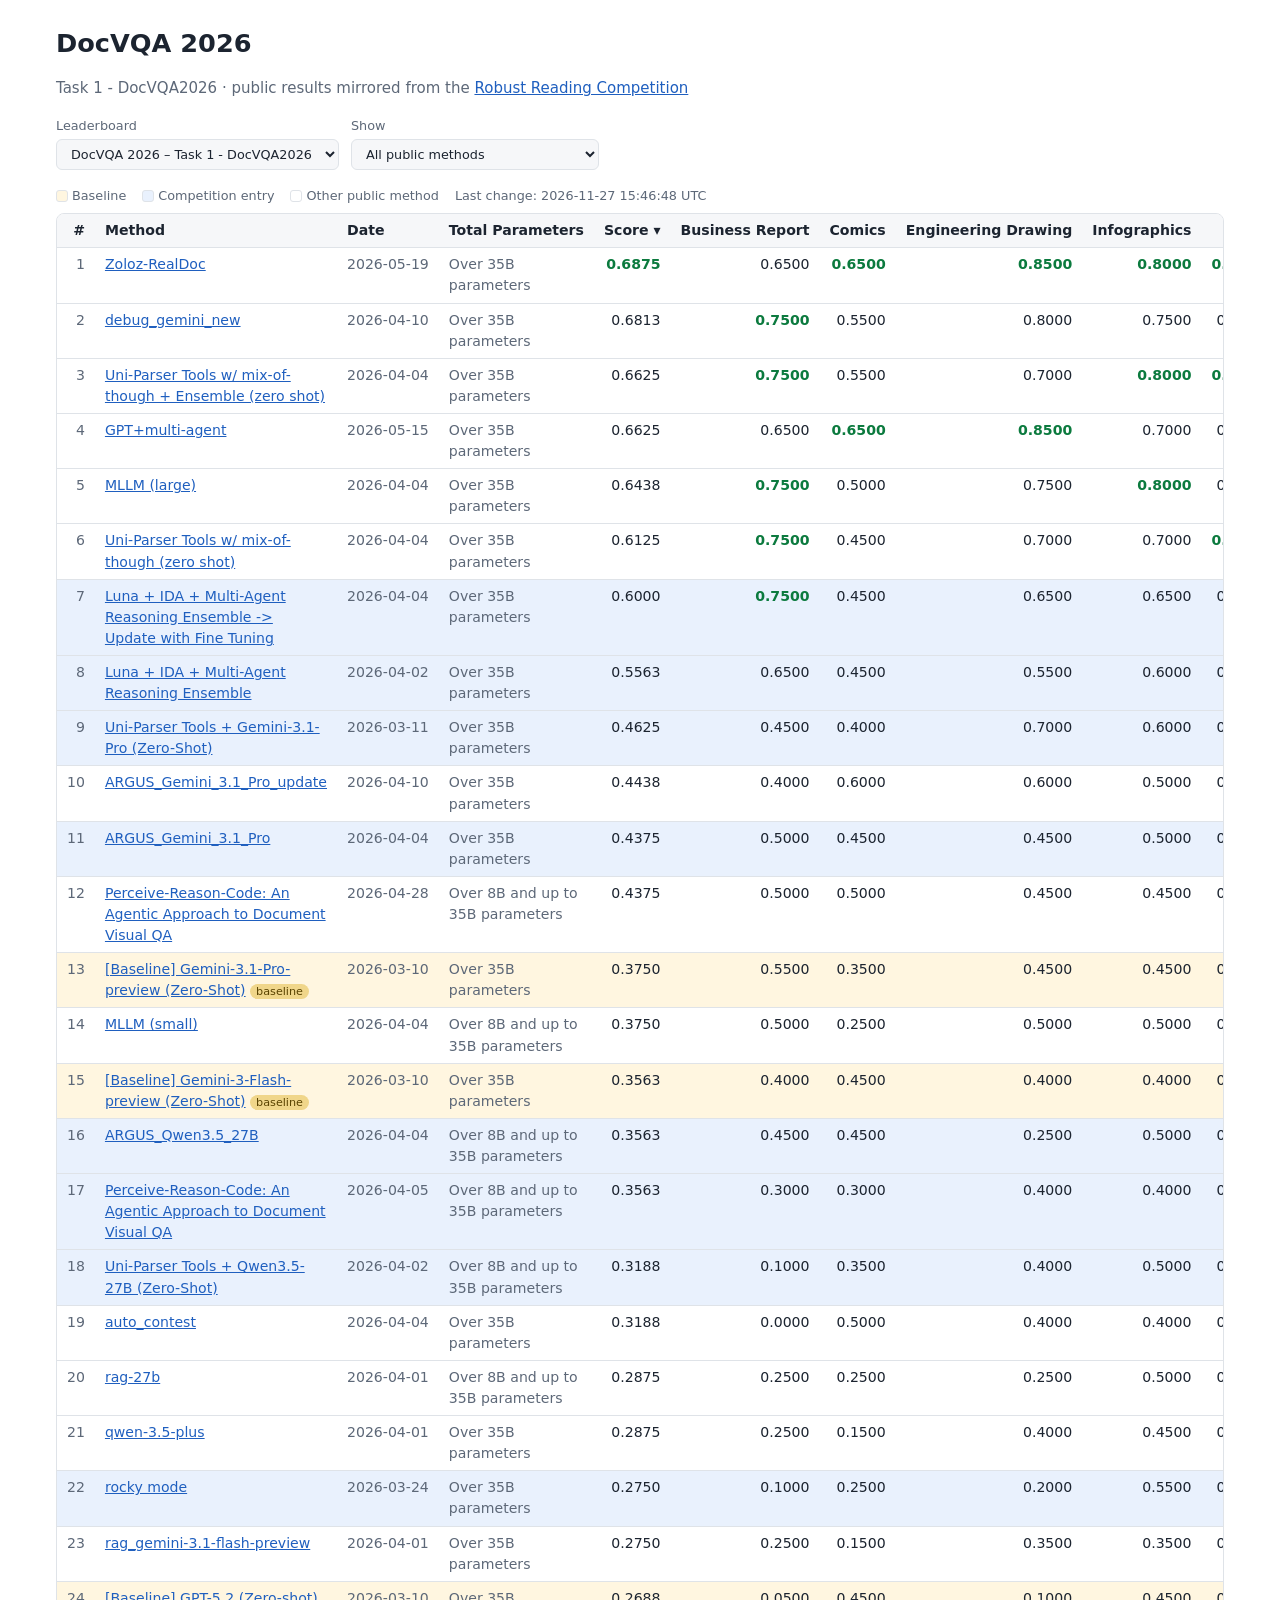
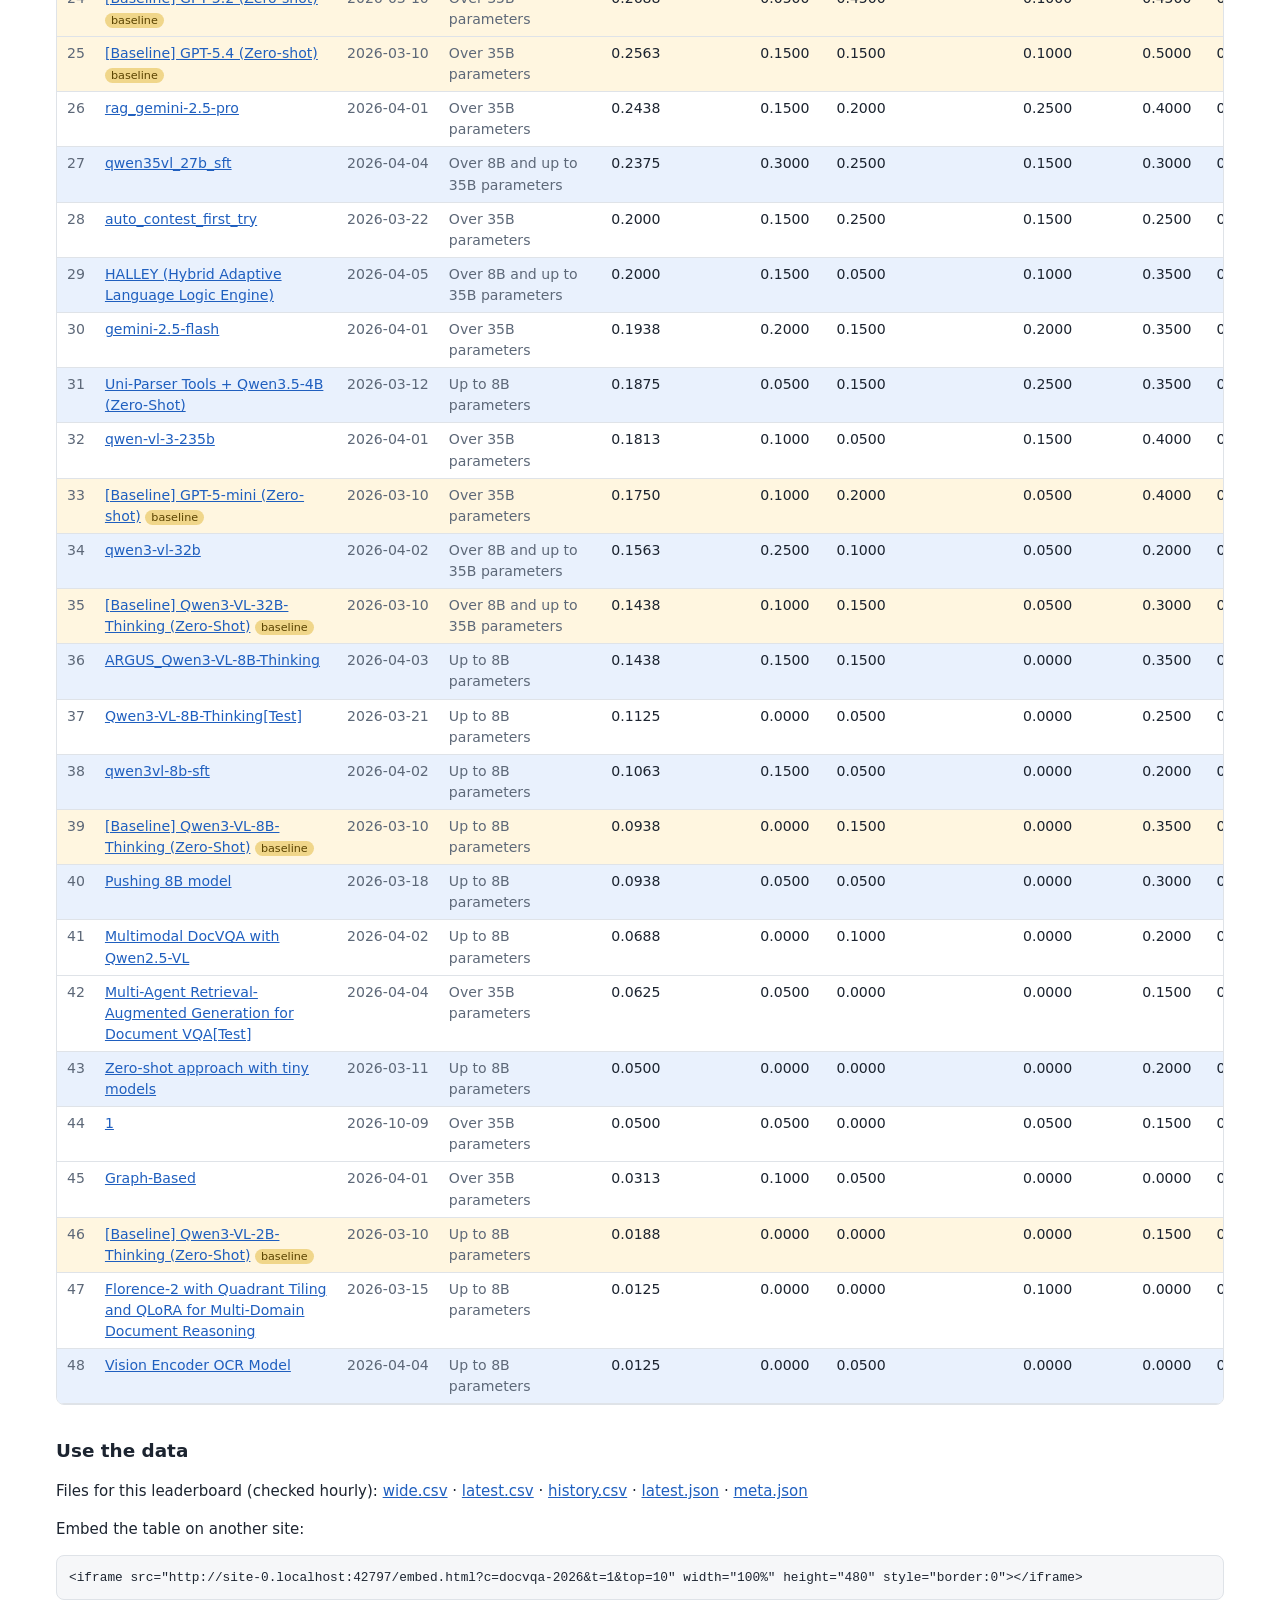
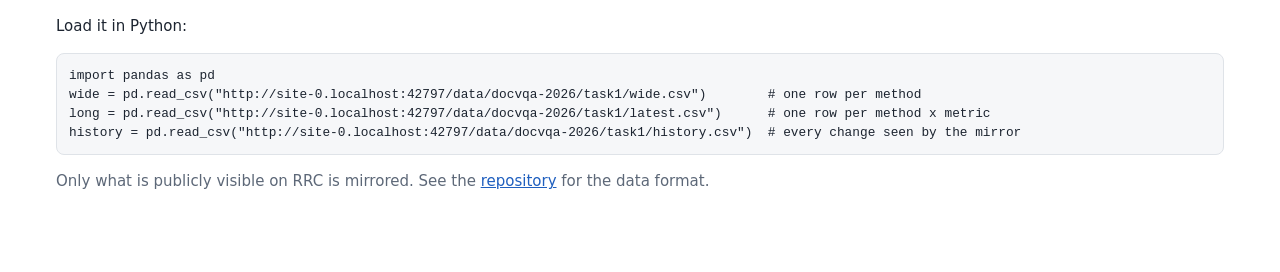
<file: index.html>
<!doctype html>
<html lang="en">
<head>
  <meta charset="utf-8">
  <meta name="viewport" content="width=device-width, initial-scale=1">
  <title>RRC Leaderboards</title>
  <link rel="stylesheet" href="style.css">
</head>
<body>
<main>
  <h1 id="title">RRC Leaderboards</h1>
  <p class="muted" id="subtitle">Public results mirrored from the <a href="https://rrc.cvc.uab.es/">Robust Reading Competition</a>.</p>

  <div class="controls">
    <label>Leaderboard <select id="sel-task"></select></label>
    <label>Show
      <select id="sel-only">
        <option value="all">All public methods</option>
        <option value="competition">Competition entries + baselines</option>
        <option value="baselines">Baselines only</option>
      </select>
    </label>
  </div>

  <div class="legend">
    <span><span class="swatch" style="background:var(--baseline-bg)"></span>Baseline</span>
    <span><span class="swatch" style="background:var(--competition-bg)"></span>Competition entry</span>
    <span><span class="swatch" style="background:var(--bg)"></span>Other public method</span>
    <span id="updated"></span>
  </div>

  <div id="table"><p class="muted">Loading…</p></div>

  <h2>Use the data</h2>
  <p>Files for this leaderboard (checked hourly): <span id="downloads"></span></p>
  <p>Embed the table on another site:</p>
  <pre id="embed-snippet"></pre>
  <p>Load it in Python:</p>
  <pre id="py-snippet"></pre>
  <p class="muted">Only what is publicly visible on RRC is mirrored. See the
    <a href="https://github.com/ComputerVisionCentre/rrc-leaderboard-data">repository</a> for the data format.</p>
</main>

<script type="module">
  import { getJSON, loadTask, filterMethods, sortMethods, renderTable, getParam, esc } from "./app.js";

  const $ = (id) => document.getElementById(id);
  const state = { only: getParam("only", "all"), sortKey: null };
  let current = null;

  function drawTable() {
    const { meta } = current;
    const rows = sortMethods(filterMethods(current.methods, state.only), state.sortKey, meta.higher_is_better);
    renderTable($("table"), meta, rows, { sortKey: state.sortKey, onSort: (k) => { state.sortKey = k; drawTable(); } });
  }

  async function selectTask(value) {
    const [c, t] = value.split("|");
    $("table").innerHTML = '<p class="muted">Loading…</p>';
    current = await loadTask(c, t);
    const { meta, base } = current;
    state.sortKey = meta.primary_metric;
    $("title").textContent = meta.title || meta.competition;
    $("subtitle").innerHTML = `${esc(meta.task_title ?? "Task " + meta.task)} · public results mirrored from the
      <a href="${esc(meta.source_url)}" target="_blank" rel="noopener">Robust Reading Competition</a>`;
    $("updated").textContent = `Last change: ${meta.last_changed.replace("T", " ").replace("Z", " UTC")}`;
    $("downloads").innerHTML = ["wide.csv", "latest.csv", "history.csv", "latest.json", "meta.json"]
      .map((f) => `<a href="${base}${f}">${f}</a>`).join(" · ");
    const site = new URL(".", document.baseURI).href;
    $("embed-snippet").textContent =
      `<iframe src="${site}embed.html?c=${c}&t=${t}&top=10" width="100%" height="480" style="border:0"></iframe>`;
    $("py-snippet").textContent =
      `import pandas as pd\n` +
      `wide = pd.read_csv("${base}wide.csv")        # one row per method\n` +
      `long = pd.read_csv("${base}latest.csv")      # one row per method x metric\n` +
      `history = pd.read_csv("${base}history.csv")  # every change seen by the mirror`;
    const u = new URL(location.href); u.searchParams.set("c", c); u.searchParams.set("t", t); history.replaceState(null, "", u);
    drawTable();
  }

  try {
    const index = await getJSON("index.json");
    if (!index.length) throw new Error("no leaderboards mirrored yet");
    $("sel-task").innerHTML = index
      .map((e) => `<option value="${esc(e.competition)}|${e.task}">${esc(e.title ?? e.competition)} – ${esc(e.task_title ?? "Task " + e.task)}</option>`)
      .join("");
    const want = `${getParam("c", index[0].competition)}|${getParam("t", index[0].task)}`;
    if ([...$("sel-task").options].some((o) => o.value === want)) $("sel-task").value = want;
    $("sel-only").value = state.only;
    $("sel-task").onchange = (e) => selectTask(e.target.value);
    $("sel-only").onchange = (e) => { state.only = e.target.value; drawTable(); };
    await selectTask($("sel-task").value);
  } catch (e) {
    $("table").innerHTML = `<p class="error">Could not load data: ${esc(e.message)}</p>`;
  }
</script>
</body>
</html>
</file>
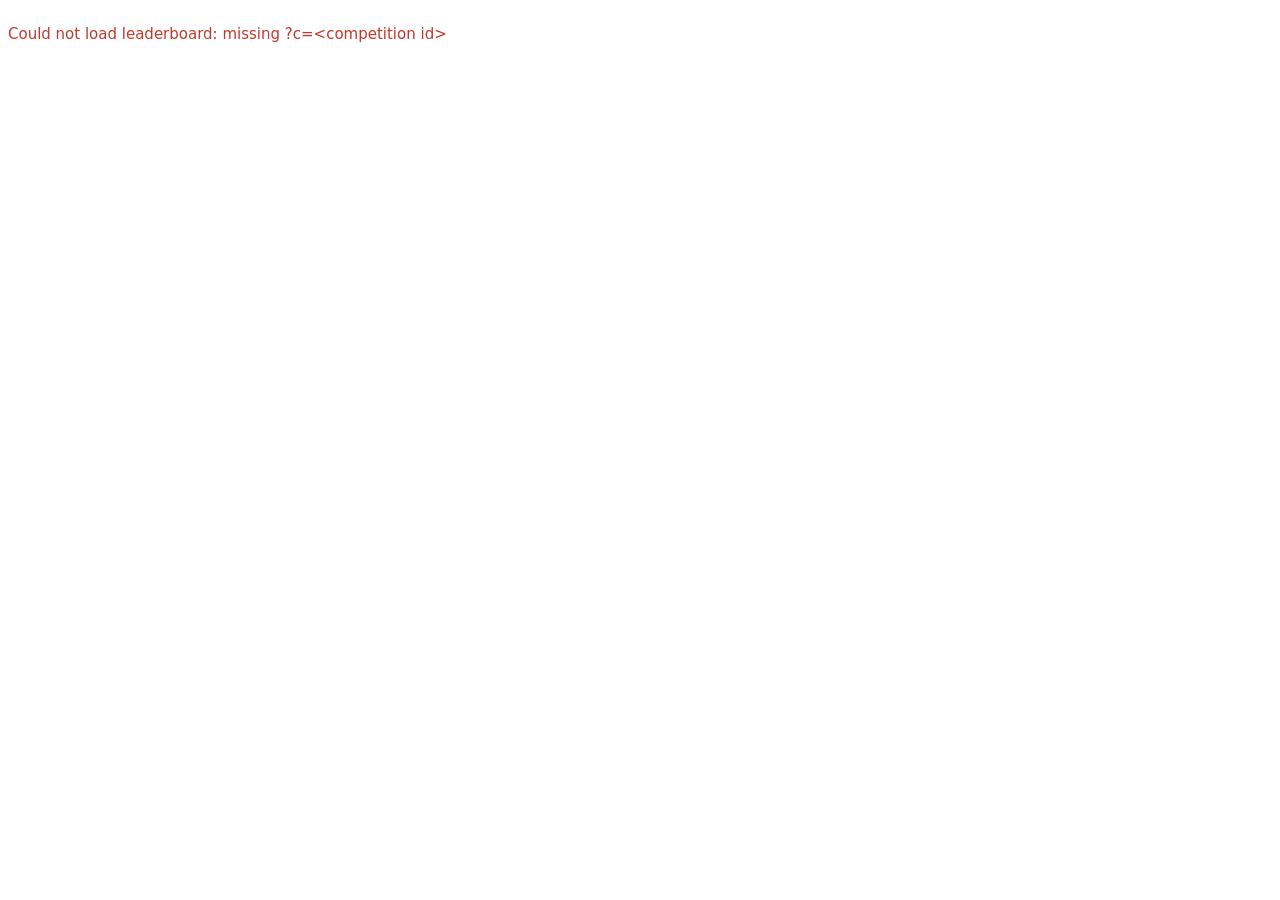
<file: embed.html>
<!doctype html>
<html lang="en">
<head>
  <meta charset="utf-8">
  <meta name="viewport" content="width=device-width, initial-scale=1">
  <title>RRC Leaderboard</title>
  <link rel="stylesheet" href="style.css">
</head>
<!--
  Embeddable leaderboard table. Query parameters:
    c        competition id (required)          t       task number (default 1)
    only     all | baselines | competition      top     show only the first N rows
    metrics  comma-separated metric keys (default: all)
    attrs    0 to hide attribute columns (e.g. parameter count)
  Example:
    <iframe src="https://computervisioncentre.github.io/rrc-leaderboard-data/embed.html?c=docvqa-2026&t=1&top=10"
            width="100%" height="480" style="border:0"></iframe>
-->
<body class="embed">
<main>
  <div id="table"><p class="muted" style="padding:8px">Loading…</p></div>
  <footer class="muted" id="footer"></footer>
</main>
<script type="module">
  import { loadTask, filterMethods, sortMethods, renderTable, getParam } from "./app.js";

  const el = document.getElementById("table");
  const c = getParam("c"), t = getParam("t", "1");
  try {
    if (!c) throw new Error("missing ?c=<competition id>");
    const { meta, methods } = await loadTask(c, t);
    const metricsParam = getParam("metrics");
    const metrics = metricsParam ? metricsParam.split(",") : null;
    let sortKey = meta.primary_metric;
    const draw = () => {
      let rows = sortMethods(filterMethods(methods, getParam("only", "all")), sortKey, meta.higher_is_better);
      const top = parseInt(getParam("top", "0"), 10);
      if (top > 0) rows = rows.slice(0, top);
      renderTable(el, meta, rows, {
        metrics, attributes: getParam("attrs") !== "0", sortKey,
        onSort: (k) => { sortKey = k; draw(); },
      });
    };
    draw();
    document.getElementById("footer").innerHTML =
      `Source: <a href="${meta.source_url}" target="_blank" rel="noopener">Robust Reading Competition</a> · updated ${meta.last_changed.slice(0, 10)}`;
  } catch (e) {
    el.innerHTML = `<p class="error" style="padding:8px">Could not load leaderboard: ${String(e.message).replace(/</g, "&lt;")}</p>`;
  }
</script>
</body>
</html>
</file>
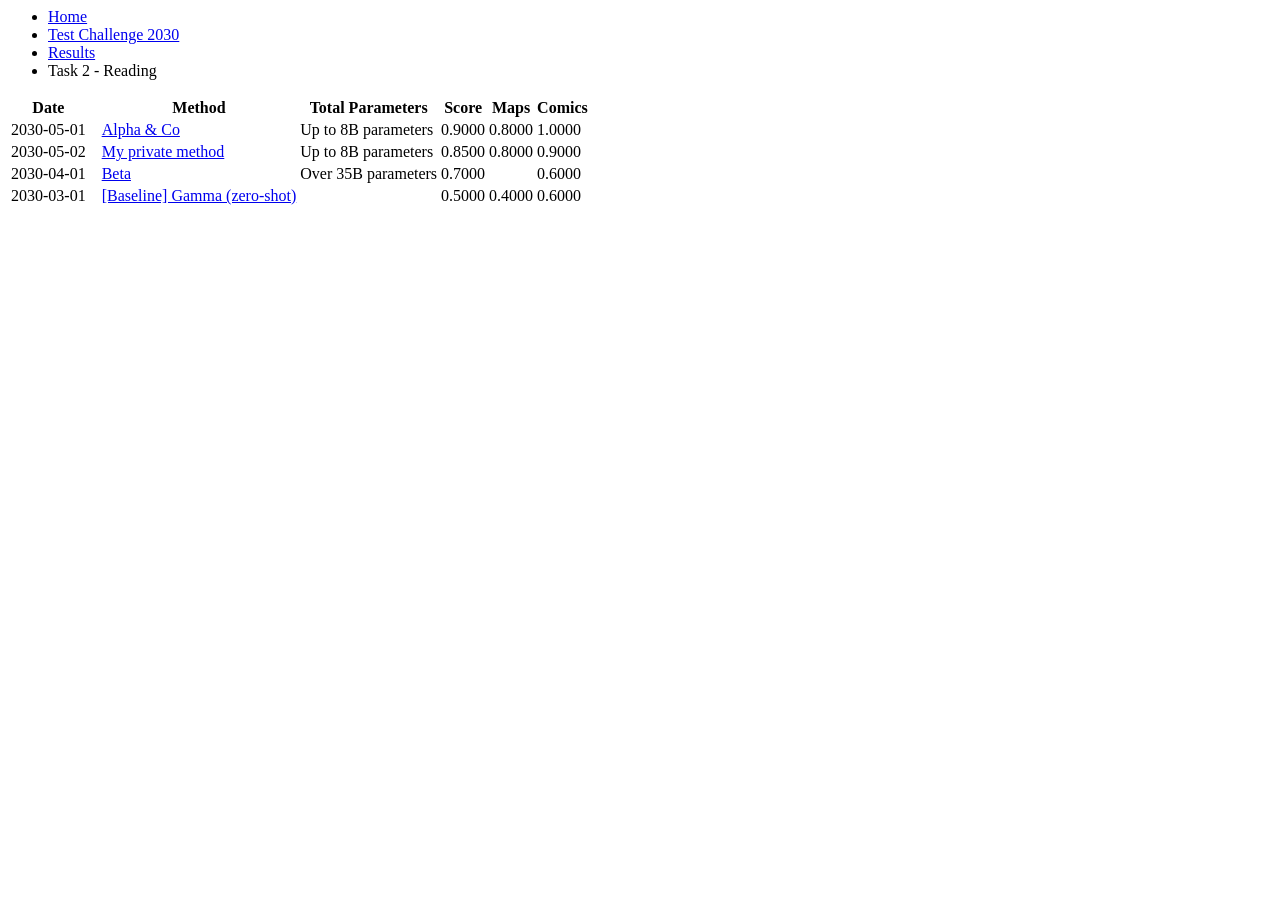
<file: tests/fixtures/leaderboard.html>
<!-- Synthetic page mimicking the structure of an RRC results page (single-quoted attributes, as served). -->
<html><head><title>Results - Test Challenge - Robust Reading Competition</title></head><body>
<ul class='breadcrumb mb0'><li><a href='?com=introduction'>Home</a></li><li><a href='?ch=99'>Test Challenge 2030</a></li><li><a href='?ch=99&com=evaluation'>Results</a></li><li class='active'>Task 2 - Reading</li></ul>
<div id='div_table-2-1'>
<table id='table-2-1' class='table table-condensed f1'><thead><tr><th>Date</th><th></th><th></th><th></th><th>Method</th><th class='pv right' data-n='parameters'>Total Parameters</th><th class='pv right' data-n='score'>Score</th><th class='pv ' data-n='score_maps'>Maps</th><th class='pv ' data-n='score_comics'>Comics</th></tr></thead>
<tbody>
<tr class=''><td>2030-05-01</td><td><i class='fa fa-file-text-o'></i></td><td><i class='fa fa-file-pdf-o'></i></td><td><i class='fa fa-file-code-o'></i></td><td><a class='action methodname' href='?ch=99&com=evaluation&view=method_info&task=2&m=1001'>Alpha &amp; Co</a></td><td class='right'>Up to 8B parameters</td><td class='right'>0.9000</td><td class=''>0.8000</td><td class=''>1.0000</td></tr>
<tr class='user'><td>2030-05-02</td><td></td><td></td><td></td><td><a class='action methodname' href='?ch=99&com=evaluation&view=method_info&task=2&m=1002'>My private method</a></td><td class='right'>Up to 8B parameters</td><td class='right'>0.8500</td><td class=''>0.8000</td><td class=''>0.9000</td></tr>
<tr class='competition'><td>2030-04-01</td><td><i class='fa fa-file-text-o'></i></td><td></td><td></td><td><a class='action methodname' href='?ch=99&com=evaluation&view=method_info&task=2&m=1003'>Beta</a></td><td class='right'>Over 35B parameters</td><td class='right'>0.7000</td><td class=''></td><td class=''>0.6000</td></tr>
<tr class='competition'><td>2030-03-01</td><td><i class='fa fa-file-text-o'></i></td><td></td><td></td><td><a class='action methodname' href='?ch=99&com=evaluation&view=method_info&task=2&m=1004'>[Baseline] Gamma (zero-shot)</a></td><td class='right'></td><td class='right'>0.5000</td><td class=''>0.4000</td><td class=''>0.6000</td></tr>
</tbody></table></div>
</body></html>
</file>
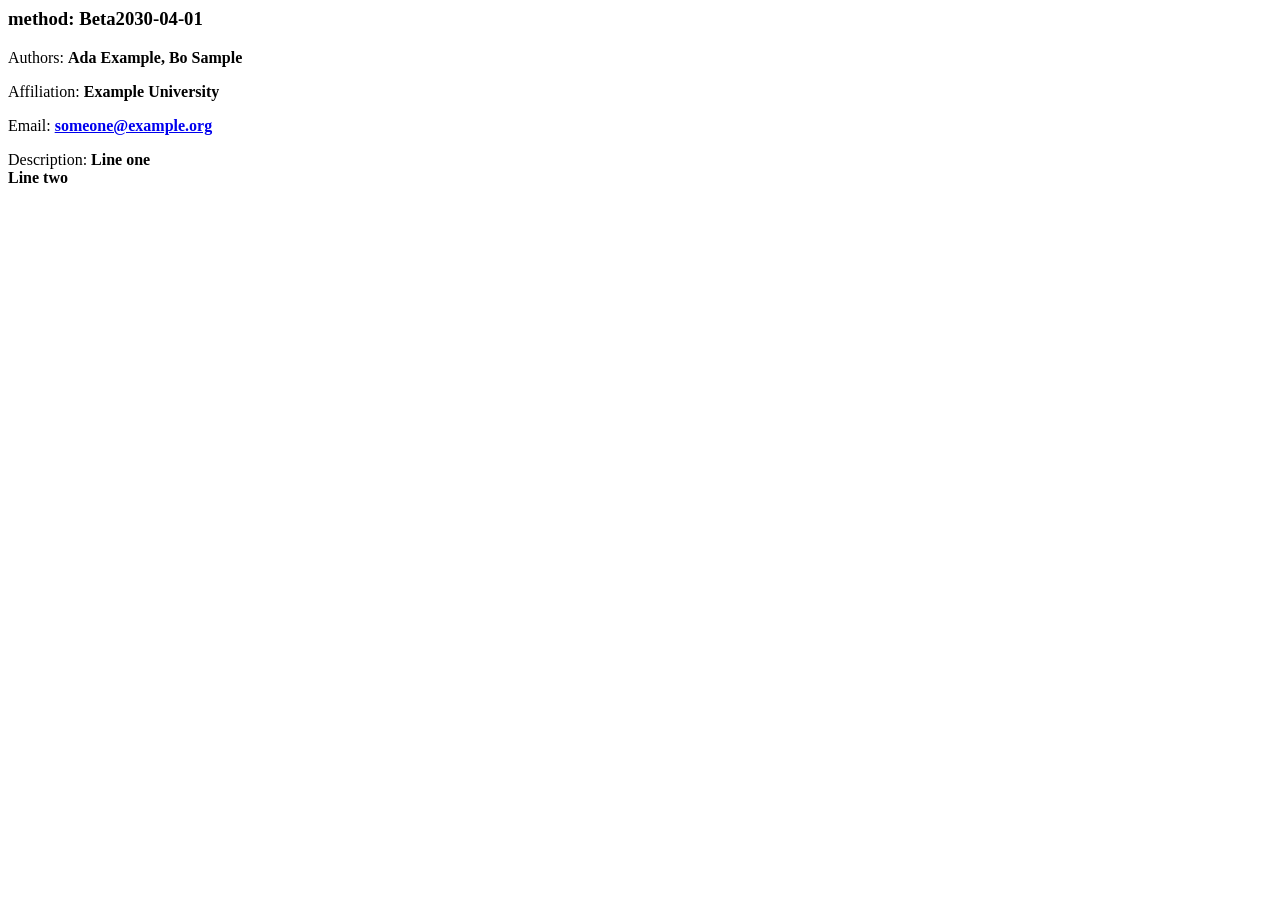
<file: tests/fixtures/method_info.html>
<html><body>
<div class='panel panel-primary method_info'><div class='panel-heading'><h3 class='panel-title method competition'><span class='method'>method:</span> Beta<span class='dre mr5'>2030-04-01</span></h3></div>
<div id='' class='panel-body'><p>Authors: <b>Ada Example, Bo Sample</b></p><p>Affiliation: <b>Example University</b></p><p>Email: <b><a href='mailto:someone@example.org'>someone@example.org</a></b></p><p>Description: <b>Line one<br />
Line two</b></p></div></div>
</body></html>
</file>
<file: style.css>
:root {
  --bg: #ffffff;
  --surface: #f6f7f9;
  --text: #1c2430;
  --muted: #5d6878;
  --border: #dfe3e8;
  --accent: #1f5fbf;
  --baseline-bg: #fff6e0;
  --competition-bg: #e9f1fd;
  --best: #0b7a3e;
  --tag-bg: #f0d68a;
  --tag-text: #5a4300;
  color-scheme: light;
}
@media (prefers-color-scheme: dark) {
  :root {
    --bg: #12161c;
    --surface: #1b2129;
    --text: #e4e8ee;
    --muted: #9aa5b4;
    --border: #2e3742;
    --accent: #7fb0ff;
    --baseline-bg: #2e2715;
    --competition-bg: #17253a;
    --best: #5fd394;
    --tag-bg: #5a4a1c;
    --tag-text: #f6e2a6;
    color-scheme: dark;
  }
}
* { box-sizing: border-box; }
body {
  margin: 0;
  background: var(--bg);
  color: var(--text);
  font: 15px/1.5 system-ui, -apple-system, "Segoe UI", Roboto, sans-serif;
}
a { color: var(--accent); }
main { max-width: 1200px; margin: 0 auto; padding: 24px 16px 64px; }
h1 { font-size: 1.6rem; margin: 0 0 4px; }
h2 { font-size: 1.15rem; margin: 32px 0 8px; }
.muted { color: var(--muted); }
.nowrap { white-space: nowrap; }
.controls { display: flex; flex-wrap: wrap; gap: 12px; align-items: end; margin: 16px 0; }
.controls label { display: flex; flex-direction: column; font-size: 0.8rem; color: var(--muted); gap: 4px; }
select, button {
  font: inherit; color: var(--text); background: var(--surface);
  border: 1px solid var(--border); border-radius: 6px; padding: 6px 10px;
}
button { cursor: pointer; }
.table-wrap { overflow-x: auto; border: 1px solid var(--border); border-radius: 8px; }
table { border-collapse: collapse; width: 100%; font-size: 0.88rem; }
th, td { padding: 6px 10px; border-bottom: 1px solid var(--border); text-align: left; vertical-align: top; }
th { background: var(--surface); position: sticky; top: 0; font-weight: 600; white-space: nowrap; }
th.sortable { cursor: pointer; }
th.sorted::after { content: " ▾"; }
td.num, th.num { text-align: right; font-variant-numeric: tabular-nums; }
td.best { color: var(--best); font-weight: 700; }
tr.baseline td { background: var(--baseline-bg); }
tr.competition td { background: var(--competition-bg); }
.tag {
  font-size: 0.7rem; padding: 1px 6px; border-radius: 10px;
  background: var(--tag-bg); color: var(--tag-text); white-space: nowrap;
}
.legend { display: flex; gap: 16px; flex-wrap: wrap; font-size: 0.8rem; color: var(--muted); margin: 8px 0; }
.swatch { display: inline-block; width: 12px; height: 12px; border-radius: 3px; border: 1px solid var(--border); vertical-align: -2px; margin-right: 4px; }
pre { background: var(--surface); border: 1px solid var(--border); border-radius: 8px; padding: 12px; overflow-x: auto; font-size: 0.8rem; }
.error { color: #c0392b; }
body.embed main { padding: 0; max-width: none; }
body.embed .table-wrap { border-radius: 0; border: 0; }
body.embed footer { font-size: 0.75rem; padding: 4px 8px; }
</file>
